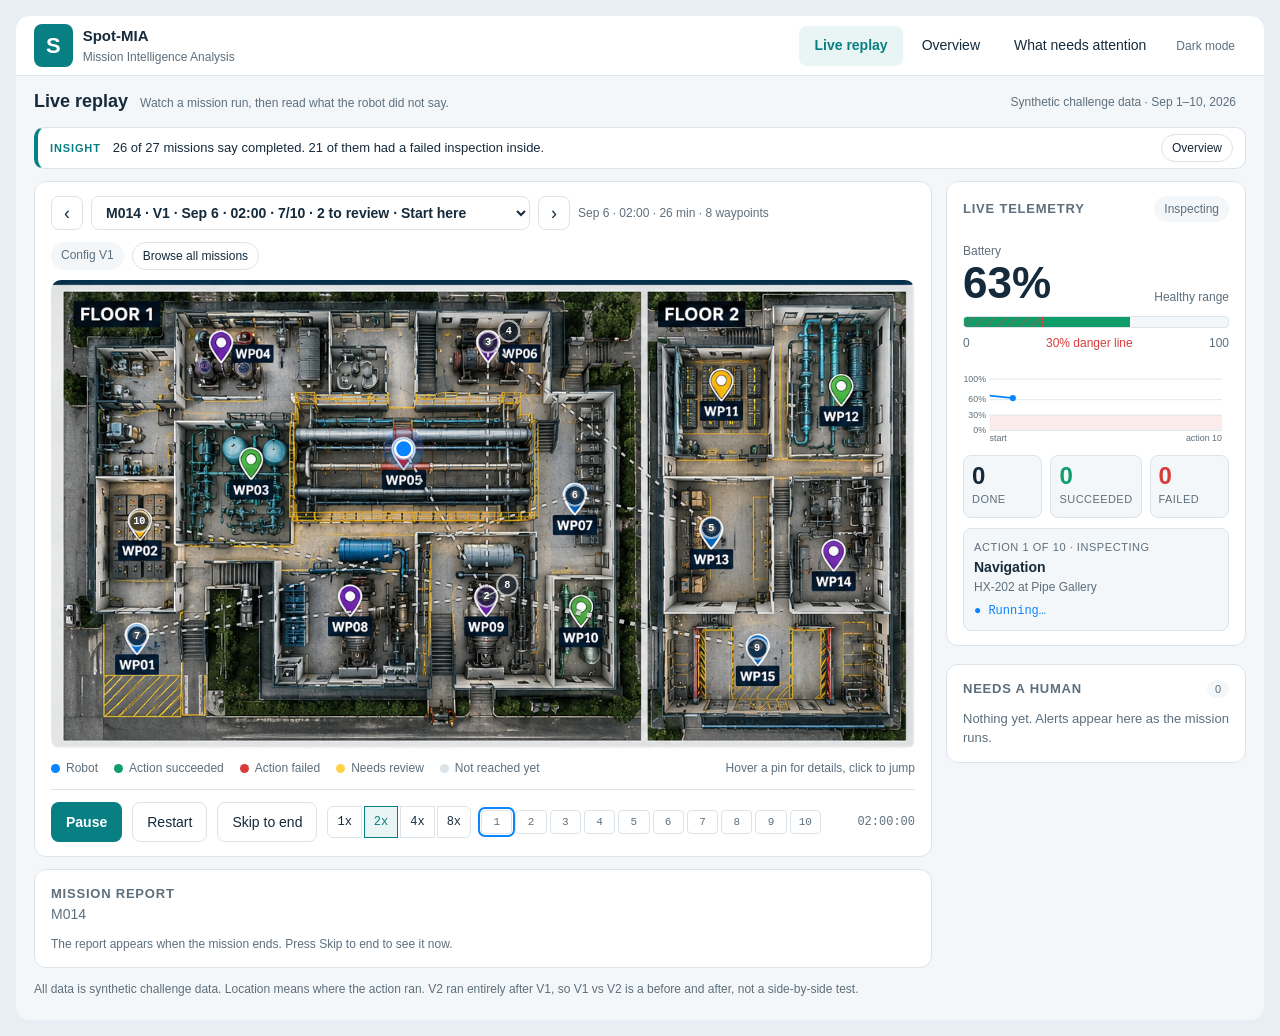
<file: spot-mia-dashboard/index.html>
<!doctype html>
<html lang="en">
<head>
  <meta charset="utf-8">
  <meta name="viewport" content="width=device-width, initial-scale=1">
  <title>Spot-MIA — Mission Intelligence Analysis</title>
  <link rel="stylesheet" href="styles.css">
</head>
<body>
<div id="spot-click-through">
  <header class="sp-chrome">
    <div class="sp-brand">
      <span class="sp-logo">S</span>
      <div>
        <h3>Spot-MIA</h3>
        <p class="sp-small sp-muted">Mission Intelligence Analysis</p>
      </div>
    </div>
    <nav class="sp-nav" aria-label="Dashboard views">
      <button data-view="control" aria-pressed="true">Live replay</button>
      <button data-view="overview" aria-pressed="false">Overview</button>
      <button data-view="results" aria-pressed="false">What needs attention</button>
      <button id="sp-theme" class="sp-theme" aria-label="Toggle light or dark theme" title="Light / dark">Dark mode</button>
    </nav>
  </header>

  <main class="sp-main">
    <div class="sp-title">
      <div class="sp-title-l">
        <h1 id="sp-page-title">Live replay</h1>
        <span class="sp-muted sp-small" id="sp-page-sub">Watch a mission run, then read what the robot did not say.</span>
      </div>
      <span class="sp-badge">Synthetic challenge data · Sep 1–10, 2026</span>
    </div>

    <!-- ============ MISSION CONTROL ============ -->
    <section data-screen="control" class="sp-stack">
      <div class="sp-insight"><span class="sp-insight-k">Insight</span><span id="sp-live-line"></span><button data-view="overview" class="sp-mini">Overview</button></div>
      <div class="sp-control" id="sp-control">
        <aside class="sp-panel sp-queue-panel" hidden>
          <div class="sp-head"><h2>Missions</h2><span class="sp-badge" id="sp-queue-count"></span></div>
          <div class="sp-actions sp-filters" id="sp-queue-filters">
            <button data-qf="all" aria-pressed="true">All</button>
            <button data-qf="review" aria-pressed="false">Needs review</button>
            <button data-qf="V1" aria-pressed="false">V1</button>
            <button data-qf="V2" aria-pressed="false">V2</button>
          </div>
          <div class="sp-list sp-queue" id="sp-mission-list"></div>
        </aside>

        <div class="sp-stack sp-center">
          <section class="sp-panel">
            <div class="sp-head">
              <div class="sp-picker">
                <button id="sp-prev" aria-label="Previous mission">‹</button>
                <select id="sp-mission-select" aria-label="Choose a mission"></select>
                <button id="sp-next" aria-label="Next mission">›</button>
                <span class="sp-muted sp-small" id="sp-map-caption"></span>
              </div>
              <div class="sp-actions"><span class="sp-badge" id="sp-map-badge"></span><button class="sp-mini" id="sp-browse" aria-pressed="false">Browse all missions</button></div>
            </div>
            <div class="sp-floor-viewport">
              <img class="sp-floor-image" src="fictional_floor_plan.png" alt="Fictional industrial floor plan. Floor 1 contains WP01 through WP10; Floor 2 contains WP11 through WP15." width="1095" height="595">
              <svg class="sp-overlay" id="sp-overlay" viewBox="0 0 1095 595" aria-hidden="true"></svg>
            </div>
            <div class="sp-map-legend">
              <span><i class="sp-map-dot" data-state="robot"></i>Robot</span>
              <span><i class="sp-map-dot" data-state="visited"></i>Action succeeded</span>
              <span><i class="sp-map-dot" data-state="missed"></i>Action failed</span>
              <span><i class="sp-map-dot" data-state="review"></i>Needs review</span>
              <span><i class="sp-map-dot"></i>Not reached yet</span>
              <span class="sp-muted sp-hint">Hover a pin for details, click to jump</span>
            </div>
            <div class="sp-transport">
              <button class="sp-primary" id="sp-play">Play</button>
              <button id="sp-restart">Restart</button>
              <button id="sp-skip">Skip to end</button>
              <div class="sp-speed" id="sp-speed" role="group" aria-label="Playback speed"></div>
              <div class="sp-steps" id="sp-steps" aria-label="Actions in this mission"></div>
              <span class="sp-clock sp-small" id="sp-clock">--:--:--</span>
            </div>
          </section>

          <section class="sp-panel" id="sp-report-panel">
            <div class="sp-head"><div><h2>Mission report</h2><p class="sp-muted" id="sp-report-sub"></p></div></div>
            <div id="sp-report"></div>
          </section>
        </div>

        <aside class="sp-stack sp-rail">
          <section class="sp-panel sp-status">
            <div class="sp-head"><h2>Live telemetry</h2><span class="sp-badge" id="sp-tele-state">Ready</span></div>
            <div class="sp-batt">
              <div><p class="sp-small sp-muted">Battery</p><div class="sp-value" id="sp-bat">--%</div></div>
              <p class="sp-small" id="sp-bat-note"></p>
            </div>
            <div class="sp-gauge" aria-hidden="true"><div class="sp-gauge-fill" id="sp-gauge-fill"></div><div class="sp-gauge-zone"></div></div>
            <div class="sp-gauge-l sp-small sp-muted"><span>0</span><span class="sp-danger">30% danger line</span><span>100</span></div>
            <svg class="sp-spark" id="sp-spark" viewBox="0 0 300 82" aria-label="Battery over this mission"></svg>
            <div class="sp-ministats">
              <div><b id="sp-st-done">0</b><span>Done</span></div>
              <div><b id="sp-st-ok" class="sp-ok">0</b><span>Succeeded</span></div>
              <div><b id="sp-st-bad" class="sp-bad">0</b><span>Failed</span></div>
            </div>
            <div class="sp-now" id="sp-now"></div>
          </section>
          <section class="sp-panel">
            <div class="sp-head"><h2>Needs a human</h2><span class="sp-alertn zero" id="sp-alert-n">0</span></div>
            <div class="sp-alerts" id="sp-alerts" aria-live="polite"></div>
          </section>
        </aside>
      </div>
    </section>

    <!-- ============ OVERVIEW ============ -->
    <section data-screen="overview" hidden class="sp-stack">
      <div class="sp-kpis" id="sp-kpis"></div>

      <section class="sp-panel">
        <div class="sp-head">
          <div><h2>All 27 missions, in order</h2><p class="sp-muted sp-small">Height = actions succeeded of 10 · red mark = needs review · click to replay</p></div>
          <div class="sp-legend"><span><i style="background:var(--sp-v1)"></i>V1</span><span><i style="background:var(--sp-v2)"></i>V2</span><span><i style="background:var(--sp-bad)"></i>Needs review</span></div>
        </div>
        <div class="sp-timeline-wrap"><svg class="sp-chart sp-timeline" id="sp-timeline" viewBox="0 0 1200 190" role="img" aria-label="Timeline of all missions"></svg></div>
      </section>

      <div class="sp-trends">
        <section class="sp-panel"><div class="sp-head"><h2>1 · The battery cliff</h2></div><p class="sp-muted sp-small" id="ch-cliff-sub">Action success rate by battery at time of action</p><svg class="sp-chart" id="ch-cliff" viewBox="0 0 520 270"></svg></section>
        <section class="sp-panel"><div class="sp-head"><h2>2 · Low battery breaks sensors, not walking</h2><button class="sp-mini" id="sp-heat-toggle" aria-pressed="false">Show by failure type</button></div><p class="sp-muted sp-small">Failures per 100 actions, by band</p><div class="sp-table-wrap"><table class="sp-heat" id="sp-heat"></table></div></section>
        <section class="sp-panel"><div class="sp-head"><h2>3 · Did V2 fix it? Not at the same battery</h2></div><p class="sp-muted sp-small">Action success rate, V1 vs V2, at matched battery</p><div class="sp-legend"><span><i style="background:var(--sp-v1)"></i>V1</span><span><i style="background:var(--sp-v2)"></i>V2</span></div><svg class="sp-chart" id="ch-vs" viewBox="0 0 520 250"></svg></section>
        <section class="sp-panel"><div class="sp-head"><h2>4 · What V2 did change: it keeps the robot charged</h2></div><p class="sp-muted sp-small">Battery start → end, one line per mission</p><div class="sp-legend"><span><i style="background:var(--sp-v1)"></i>V1 missions</span><span><i style="background:var(--sp-v2)"></i>V2 missions</span></div><svg class="sp-chart" id="ch-drain" viewBox="0 0 520 270"></svg></section>
        <section class="sp-panel"><div class="sp-head"><h2>5 · Where Spot stumbles</h2></div><p class="sp-muted sp-small">Action failure rate by waypoint</p><svg class="sp-chart" id="ch-loc" viewBox="0 0 520 330"></svg></section>
        <section class="sp-panel"><div class="sp-head"><h2>6 · Least reliable actions</h2></div><svg class="sp-chart" id="ch-type" viewBox="0 0 520 210"></svg></section>
      </div>
    </section>

    <!-- ============ RESULTS ============ -->
    <section data-screen="results" hidden class="sp-stack">
      <div class="sp-rfilters" id="sp-result-filters"></div>
      <section class="sp-panel">
        <div class="sp-head">
          <div><h2 id="sp-results-title">Needs review</h2> <span class="sp-muted sp-small" id="sp-results-scope">All 27 missions</span></div>
          <div class="sp-actions">
            <input type="search" id="sp-result-search" class="sp-search" placeholder="Filter by asset or place" aria-label="Filter by asset or place">
            <button id="sp-all-results" class="sp-mini" hidden>Show all missions</button>
          </div>
        </div>
        <div id="sp-result-content" aria-live="polite"></div>
      </section>
    </section>

    <footer class="sp-footer">All data is synthetic challenge data. Location means where the action ran. V2 ran entirely after V1, so V1 vs V2 is a before and after, not a side-by-side test.</footer>
  </main>
  <script src="sample-data.js"></script>
  <script src="app.js"></script>
</div>
</body>
</html>
</file>
<file: spot-mia-dashboard/styles.css>
/* Spot-MIA dashboard styles. Light/dark follows the system. Change colors in the :root block below. */
:root { color-scheme: light dark; }
body { margin: 0; padding: 16px; background: light-dark(#e8eef3, #09141c); }
#spot-click-through { max-width: 1360px; margin: 0 auto; }
@media (max-width: 680px) { body { padding: 0; } }

#spot-click-through {
  --sp-bg: light-dark(#f4f7fa, #101d28);
  --sp-panel: light-dark(#ffffff, #192b39);
  --sp-ink: light-dark(#152a3b, #e9f1f5);
  --sp-muted: light-dark(#5d6f7d, #afc0cd);
  --sp-line: light-dark(#dce4ea, #354956);
  --sp-teal: light-dark(#087f83, #61d2ce);
  --sp-soft: light-dark(#e9f5f4, #1b4146);
  --sp-amber: light-dark(#8a5800, #ffd28a);
  --sp-warn: light-dark(#fff4d8, #483a23);
  --sp-ok: light-dark(#0f9d6a, #4fd59f);
  --sp-ok-soft: light-dark(#e3f6ee, #173c30);
  --sp-bad: light-dark(#d93b3b, #ff7b7b);
  --sp-bad-soft: light-dark(#fdecec, #4a2224);
  --sp-robot: light-dark(#0a84ff, #5ab8ff);
  --sp-v1: light-dark(#2a78d6, #5b9bf0);
  --sp-v2: light-dark(#e2702c, #f08a4b);
  background: var(--sp-bg); color: var(--sp-ink);
  font: 14px/1.5 -apple-system, "Segoe UI", Roboto, Arial, sans-serif;
  border-radius: 14px; overflow: hidden;
}
#spot-click-through * { box-sizing: border-box; }
#spot-click-through [hidden] { display: none !important; }
#spot-click-through h1, #spot-click-through h2, #spot-click-through h3, #spot-click-through p { margin: 0; }
#spot-click-through h1 { font-size: 18px; font-weight: 600; }
#spot-click-through h2 { font-size: 13px; font-weight: 600; text-transform: uppercase; letter-spacing: .06em; color: var(--sp-muted); }
#spot-click-through h3 { font-size: 15px; font-weight: 600; }
#spot-click-through button, #spot-click-through select { font: inherit; color: inherit; }
#spot-click-through button { min-height: 40px; border: 1px solid var(--sp-line); background: var(--sp-panel); border-radius: 8px; padding: 8px 14px; cursor: pointer; }
#spot-click-through button:hover { background: var(--sp-soft); }
#spot-click-through button:focus-visible { outline: 2px solid var(--sp-teal); outline-offset: 2px; }
#spot-click-through .sp-primary { background: var(--sp-teal); color: light-dark(#fff, #10272b); border-color: transparent; font-weight: 600; }
#spot-click-through .sp-primary:hover { background: var(--sp-teal); opacity: .9; }
#spot-click-through .sp-muted { color: var(--sp-muted); }
#spot-click-through .sp-small { font-size: 12px; }
#spot-click-through .sp-ok { color: var(--sp-ok); }
#spot-click-through .sp-bad { color: var(--sp-bad); }
#spot-click-through .sp-danger { color: var(--sp-bad); }
#spot-click-through .sp-mono { font-family: ui-monospace, SFMono-Regular, Menlo, monospace; }
#spot-click-through .sp-num { font-variant-numeric: tabular-nums; }

/* Chrome */
#spot-click-through .sp-chrome { padding: 8px 18px; background: var(--sp-panel); border-bottom: 1px solid var(--sp-line); display: flex; align-items: center; justify-content: space-between; gap: 16px; flex-wrap: wrap; }
#spot-click-through .sp-brand { display: flex; align-items: center; gap: 10px; }
#spot-click-through .sp-logo { background: var(--sp-teal); color: light-dark(#fff, #10272b); border-radius: 8px; padding: 5px 12px; font-size: 22px; font-weight: 700; }
#spot-click-through .sp-nav { display: flex; flex-wrap: wrap; gap: 4px; }
#spot-click-through .sp-nav button { border-color: transparent; background: transparent; }
#spot-click-through .sp-nav button[aria-pressed=true] { color: var(--sp-teal); background: var(--sp-soft); font-weight: 600; }
#spot-click-through .sp-main { padding: 12px 18px 22px; display: grid; gap: 12px; }
#spot-click-through .sp-title { display: flex; justify-content: space-between; align-items: center; gap: 12px; flex-wrap: wrap; }
#spot-click-through .sp-badge { display: inline-flex; padding: 4px 10px; border-radius: 20px; font-size: 12px; color: var(--sp-muted); background: var(--sp-bg); white-space: nowrap; }
#spot-click-through .sp-panel { padding: 14px 16px; background: var(--sp-panel); border: 1px solid var(--sp-line); border-radius: 12px; min-width: 0; }
#spot-click-through .sp-stack { display: grid; gap: 12px; align-content: start; }
#spot-click-through .sp-head { display: flex; justify-content: space-between; align-items: center; gap: 12px; margin-bottom: 10px; flex-wrap: wrap; }
#spot-click-through .sp-actions { display: flex; flex-wrap: wrap; gap: 8px; }
#spot-click-through .sp-footer { font-size: 12px; color: var(--sp-muted); }
#spot-click-through .sp-table-wrap { overflow-x: auto; }
#spot-click-through table { width: 100%; border-collapse: collapse; font-size: 13px; }
#spot-click-through th { text-align: left; font-weight: 600; color: var(--sp-muted); font-size: 11px; text-transform: uppercase; letter-spacing: .05em; }
#spot-click-through td, #spot-click-through th { padding: 9px 8px; border-bottom: 1px solid var(--sp-line); vertical-align: top; }
#spot-click-through td button { min-height: 32px; padding: 4px 10px; font-size: 12px; }

/* Overview */
#spot-click-through .sp-hero { border-left: 4px solid var(--sp-teal); }
#spot-click-through .sp-kicker { font-size: 11px; letter-spacing: .1em; text-transform: uppercase; color: var(--sp-teal); font-weight: 600; margin-bottom: 6px; }
#spot-click-through .sp-hero-h { font-size: clamp(20px, 2.6vw, 30px); line-height: 1.2; font-weight: 600; max-width: 30ch; text-wrap: balance; margin-bottom: 6px; }
#spot-click-through .sp-stats { display: grid; grid-template-columns: repeat(4, minmax(0, 1fr)); gap: 12px; }
#spot-click-through .sp-stat { text-align: left; padding: 14px; border: 1px solid var(--sp-line); border-radius: 10px; background: var(--sp-bg); display: grid; gap: 4px; align-content: start; min-height: 0; }
#spot-click-through .sp-stat:hover { border-color: var(--sp-teal); background: var(--sp-soft); }
#spot-click-through .sp-value { font-size: 32px; font-weight: 600; font-variant-numeric: tabular-nums; line-height: 1.05; }
#spot-click-through .sp-stat .sp-small { color: var(--sp-muted); }

/* Mission control layout */
#spot-click-through .sp-control { display: grid; grid-template-columns: minmax(0, 1fr) 300px; gap: 14px; align-items: start; }
#spot-click-through .sp-control.show-queue { grid-template-columns: 250px minmax(0, 1fr) 300px; }
@media (max-width: 1180px) { #spot-click-through .sp-control, #spot-click-through .sp-control.show-queue { grid-template-columns: minmax(0, 1fr); } #spot-click-through .sp-rail { grid-column: 1 / -1; grid-template-columns: repeat(2, minmax(0, 1fr)); } }
@media (max-width: 760px) { #spot-click-through .sp-control, #spot-click-through .sp-control.show-queue { grid-template-columns: minmax(0, 1fr); } #spot-click-through .sp-rail { grid-template-columns: 1fr; } #spot-click-through .sp-queue-panel { order: 3; } }
#spot-click-through .sp-queue-panel { padding: 14px; }
#spot-click-through .sp-filters button { min-height: 28px; padding: 2px 9px; font-size: 12px; border-radius: 999px; }
#spot-click-through .sp-filters { gap: 4px; }
#spot-click-through .sp-filters button[aria-pressed=true] { border-color: var(--sp-teal); color: var(--sp-teal); background: var(--sp-soft); }
#spot-click-through .sp-queue { max-height: 720px; overflow: auto; margin-top: 10px; gap: 6px; display: grid; }
#spot-click-through .sp-mission { text-align: left; display: grid; grid-template-columns: 1fr auto; gap: 2px 8px; align-items: center; width: 100%; padding: 8px 10px; border-left: 3px solid transparent; }
#spot-click-through .sp-mission[aria-current=true] { border-color: var(--sp-teal); background: var(--sp-soft); }
#spot-click-through .sp-mission .sp-strip { grid-column: 1 / -1; display: grid; grid-template-columns: repeat(10, 1fr); gap: 2px; margin-top: 4px; }
#spot-click-through .sp-strip i { height: 5px; border-radius: 2px; background: var(--sp-ok); }
#spot-click-through .sp-strip i.f { background: var(--sp-bad); }
#spot-click-through .sp-pill { font-size: 11px; border-radius: 4px; padding: 0 5px; border: 1px solid currentColor; font-family: ui-monospace, Menlo, monospace; }
#spot-click-through .sp-pill.v1 { color: var(--sp-v1); } #spot-click-through .sp-pill.v2 { color: var(--sp-v2); }
#spot-click-through .sp-alertn { font-size: 11px; font-weight: 600; border-radius: 999px; padding: 1px 8px; background: var(--sp-bad-soft); color: var(--sp-bad); }
#spot-click-through .sp-alertn.zero { background: var(--sp-bg); color: var(--sp-muted); font-weight: 400; }

/* Map */
#spot-click-through .sp-floor-viewport { position: relative; width: 100%; aspect-ratio: 1095 / 595; overflow: hidden; border-radius: 10px; background: var(--sp-bg); }
#spot-click-through .sp-floor-image { display: block; width: 100%; height: auto; }
#spot-click-through .sp-overlay { position: absolute; inset: 0; width: 100%; height: 100%; }
#spot-click-through .sp-overlay .route { fill: none; stroke: rgba(255,255,255,.75); stroke-width: 3; stroke-dasharray: 6 8; }
#spot-click-through .sp-overlay .route-shadow { fill: none; stroke: rgba(0,0,0,.45); stroke-width: 6; stroke-dasharray: 6 8; }
#spot-click-through .sp-overlay .trail { fill: none; stroke: #ffffff; stroke-width: 5; stroke-linecap: round; stroke-linejoin: round; opacity: .95; }
#spot-click-through .sp-overlay .trail-core { fill: none; stroke: var(--sp-robot); stroke-width: 3; stroke-linecap: round; stroke-linejoin: round; }
#spot-click-through .sp-overlay .stop circle { stroke: #fff; stroke-width: 2.5; }
#spot-click-through .sp-overlay .stop text { font: 600 13px ui-monospace, Menlo, monospace; fill: #fff; text-anchor: middle; dominant-baseline: central; }
#spot-click-through .sp-overlay .stop.pending circle { fill: rgba(20,30,40,.75); stroke: rgba(255,255,255,.6); }
#spot-click-through .sp-overlay .stop.ok circle { fill: #0f9d6a; }
#spot-click-through .sp-overlay .stop.bad circle { fill: #d93b3b; }
#spot-click-through .sp-overlay .stop.review circle { stroke: #ffd24a; stroke-width: 4; }
#spot-click-through .sp-overlay .ping { fill: none; stroke: #ff6b6b; stroke-width: 3; opacity: 0; }
#spot-click-through .sp-overlay .robot-halo { fill: var(--sp-robot); opacity: .25; }
#spot-click-through .sp-overlay .robot { fill: var(--sp-robot); stroke: #fff; stroke-width: 3; }
@media (prefers-reduced-motion: no-preference) {
  #spot-click-through .sp-overlay .ping.go { animation: sp-ping 1.2s ease-out 2; }
  #spot-click-through .sp-overlay .robot-halo { animation: sp-halo 1.6s ease-in-out infinite; }
  #spot-click-through .sp-alert.new { animation: sp-slide .35s ease-out; }
}
@keyframes sp-ping { 0% { opacity: .9; r: 14; } 100% { opacity: 0; r: 44; } }
@keyframes sp-halo { 0%, 100% { opacity: .15; } 50% { opacity: .38; } }
@keyframes sp-slide { from { transform: translateY(-6px); opacity: 0; } to { transform: none; opacity: 1; } }
#spot-click-through .sp-map-legend { display: flex; flex-wrap: wrap; gap: 8px 16px; font-size: 12px; color: var(--sp-muted); margin-top: 10px; }
#spot-click-through .sp-map-legend span { display: inline-flex; align-items: center; gap: 6px; }
#spot-click-through .sp-map-dot { width: 9px; height: 9px; border-radius: 50%; background: var(--sp-line); display: inline-block; }
#spot-click-through .sp-map-dot[data-state=visited] { background: var(--sp-ok); }
#spot-click-through .sp-map-dot[data-state=missed] { background: var(--sp-bad); }
#spot-click-through .sp-map-dot[data-state=review] { background: #ffd24a; }
#spot-click-through .sp-map-dot[data-state=robot] { background: var(--sp-robot); }

/* Transport */
#spot-click-through .sp-transport { display: flex; align-items: center; gap: 10px; flex-wrap: wrap; margin-top: 12px; padding-top: 12px; border-top: 1px solid var(--sp-line); }
#spot-click-through .sp-speed { display: flex; gap: 2px; }
#spot-click-through .sp-speed button { min-height: 32px; padding: 2px 9px; font-size: 12px; border-radius: 0; font-family: ui-monospace, Menlo, monospace; }
#spot-click-through .sp-speed button:first-child { border-radius: 6px 0 0 6px; } #spot-click-through .sp-speed button:last-child { border-radius: 0 6px 6px 0; }
#spot-click-through .sp-speed button[aria-pressed=true] { background: var(--sp-soft); color: var(--sp-teal); border-color: var(--sp-teal); }
#spot-click-through .sp-steps { display: grid; grid-template-columns: repeat(10, minmax(0, 1fr)); gap: 3px; flex: 1; min-width: 220px; }
#spot-click-through .sp-steps button { min-height: 24px; height: 24px; padding: 0; font-size: 11px; border-radius: 4px; color: var(--sp-muted); font-family: ui-monospace, Menlo, monospace; }
#spot-click-through .sp-steps button.ok { background: var(--sp-ok-soft); border-color: var(--sp-ok); color: var(--sp-ok); }
#spot-click-through .sp-steps button.bad { background: var(--sp-bad-soft); border-color: var(--sp-bad); color: var(--sp-bad); }
#spot-click-through .sp-steps button.cur { outline: 2px solid var(--sp-robot); outline-offset: 1px; }
#spot-click-through .sp-clock { font-family: ui-monospace, Menlo, monospace; color: var(--sp-muted); min-width: 7em; text-align: right; }

/* Telemetry rail */
#spot-click-through .sp-rail { display: grid; gap: 18px; }
#spot-click-through .sp-status { display: grid; gap: 10px; }
#spot-click-through .sp-batt { display: flex; align-items: flex-end; justify-content: space-between; gap: 8px; }
#spot-click-through .sp-batt .sp-value { font-size: 44px; }
#spot-click-through .sp-batt .sp-value.low { color: var(--sp-bad); }
#spot-click-through .sp-gauge { position: relative; height: 12px; border-radius: 4px; background: var(--sp-bg); border: 1px solid var(--sp-line); overflow: hidden; }
#spot-click-through .sp-gauge-fill { position: absolute; inset: 0 auto 0 0; background: var(--sp-ok); transition: width .25s linear, background .3s; }
#spot-click-through .sp-gauge-zone { position: absolute; inset: 0 auto 0 0; width: 30%; background: repeating-linear-gradient(135deg, transparent 0 5px, rgba(217,59,59,.22) 5px 8px); border-right: 1px dashed var(--sp-bad); }
#spot-click-through .sp-gauge-l { display: flex; justify-content: space-between; margin-top: -4px; }
#spot-click-through .sp-ministats { display: grid; grid-template-columns: repeat(3, 1fr); gap: 8px; }
#spot-click-through .sp-ministats div { background: var(--sp-bg); border: 1px solid var(--sp-line); border-radius: 8px; padding: 8px; }
#spot-click-through .sp-ministats b { display: block; font-size: 24px; line-height: 1; font-variant-numeric: tabular-nums; }
#spot-click-through .sp-ministats span { font-size: 11px; color: var(--sp-muted); text-transform: uppercase; letter-spacing: .04em; }
#spot-click-through .sp-now { border: 1px solid var(--sp-line); border-radius: 8px; padding: 10px; background: var(--sp-bg); }
#spot-click-through .sp-now .k { font-size: 11px; color: var(--sp-muted); text-transform: uppercase; letter-spacing: .05em; }
#spot-click-through .sp-now .t { font-weight: 600; margin-top: 2px; }
#spot-click-through .sp-now .r { margin-top: 6px; font-size: 12px; font-family: ui-monospace, Menlo, monospace; }
#spot-click-through .sp-alerts { display: grid; gap: 8px; max-height: 440px; overflow: auto; }
#spot-click-through .sp-alert { border: 1px solid var(--sp-line); border-left: 4px solid var(--sp-amber); border-radius: 8px; padding: 8px 10px; background: var(--sp-bg); }
#spot-click-through .sp-alert.crit, #spot-click-through .sp-alert.fail { border-left-color: var(--sp-bad); }
#spot-click-through .sp-alert.read { border-left-color: var(--sp-robot); }
#spot-click-through .sp-alert.low { border-left-color: var(--sp-line); }
#spot-click-through .sp-alert .top { display: flex; justify-content: space-between; font-size: 11px; color: var(--sp-muted); font-family: ui-monospace, Menlo, monospace; }
#spot-click-through .sp-alert .t { font-weight: 600; margin-top: 2px; }
#spot-click-through .sp-alert .s { color: var(--sp-muted); font-size: 13px; }
#spot-click-through .sp-tag { display: inline-block; font-size: 11px; border-radius: 4px; padding: 0 6px; margin: 5px 4px 0 0; font-weight: 600; }
#spot-click-through .sp-tag.rev { background: var(--sp-bad-soft); color: var(--sp-bad); }
#spot-click-through .sp-tag.hid { background: var(--sp-warn); color: var(--sp-amber); }
#spot-click-through .sp-empty { color: var(--sp-muted); font-size: 13px; }

/* Report */
#spot-click-through .sp-rep-head { display: flex; flex-wrap: wrap; gap: 10px 28px; align-items: center; }
#spot-click-through .sp-rep-head .hl { font-size: 36px; font-weight: 600; line-height: 1; font-variant-numeric: tabular-nums; }
#spot-click-through .sp-rep-head .hl small { font-size: 18px; color: var(--sp-muted); font-weight: 500; }
#spot-click-through .sp-stamp { font-size: 15px; letter-spacing: .1em; border: 2px solid currentColor; border-radius: 4px; padding: 0 8px; transform: rotate(-3deg); display: inline-block; font-weight: 700; }
#spot-click-through .sp-stamp.ok { color: var(--sp-ok); } #spot-click-through .sp-stamp.bad { color: var(--sp-bad); }
#spot-click-through .sp-rep-meta { display: flex; gap: 18px; flex-wrap: wrap; color: var(--sp-muted); font-size: 13px; }
#spot-click-through .sp-rep-meta b { color: var(--sp-ink); font-weight: 600; }
#spot-click-through .sp-irony { font-size: 13px; color: var(--sp-amber); margin-top: 6px; font-weight: 600; }
#spot-click-through .sp-brief { margin-top: 14px; border: 1px solid var(--sp-line); border-left: 4px solid var(--sp-teal); border-radius: 10px; padding: 14px 16px; background: var(--sp-bg); max-width: 80ch; }
#spot-click-through .sp-brief p { font-size: 15px; line-height: 1.6; }
#spot-click-through .sp-next { margin-top: 12px; padding-top: 10px; border-top: 1px solid var(--sp-line); font-weight: 600; font-size: 15px; }
#spot-click-through .sp-next span { color: var(--sp-teal); letter-spacing: .06em; text-transform: uppercase; font-size: 12px; margin-right: 8px; }
#spot-click-through .sp-prov { margin-top: 10px; font-size: 12px; color: var(--sp-muted); display: flex; gap: 10px; flex-wrap: wrap; }
#spot-click-through .sp-prov .ai { color: var(--sp-ok); font-weight: 600; } #spot-click-through .sp-prov .tp { color: var(--sp-amber); font-weight: 600; }
#spot-click-through details.sp-honest { margin-top: 10px; font-size: 13px; }
#spot-click-through details.sp-honest summary { cursor: pointer; color: var(--sp-teal); font-weight: 600; }
#spot-click-through details.sp-honest ul { margin: 8px 0 0; padding-left: 18px; color: var(--sp-muted); }
#spot-click-through details.sp-honest li { margin-bottom: 6px; }
#spot-click-through details.sp-honest q { color: var(--sp-ink); }
#spot-click-through .sp-sev { font-family: ui-monospace, Menlo, monospace; font-size: 12px; font-weight: 600; }
#spot-click-through .sp-sev.c, #spot-click-through .sp-sev.h, #spot-click-through .sp-sev.f { color: var(--sp-bad); }
#spot-click-through .sp-sev.m { color: var(--sp-amber); } #spot-click-through .sp-sev.l { color: var(--sp-muted); } #spot-click-through .sp-sev.r { color: var(--sp-robot); }
#spot-click-through .sp-sect { font-size: 11px; letter-spacing: .1em; text-transform: uppercase; color: var(--sp-muted); margin: 18px 0 4px; font-weight: 600; }

/* Trends */
#spot-click-through .sp-trends { display: grid; grid-template-columns: repeat(auto-fit, minmax(min(100%, 400px), 1fr)); gap: 12px; }
#spot-click-through .sp-chart { display: block; width: 100%; height: auto; margin-top: 8px; }
#spot-click-through .sp-chart text { fill: var(--sp-muted); font-size: 12px; }
#spot-click-through .sp-chart .lbl { fill: var(--sp-ink); font-weight: 600; }
#spot-click-through .sp-chart .grid-l { stroke: var(--sp-line); }
#spot-click-through .sp-legend { display: flex; gap: 14px; font-size: 12px; color: var(--sp-muted); margin-top: 6px; }
#spot-click-through .sp-legend i { display: inline-block; width: 10px; height: 10px; border-radius: 2px; margin-right: 6px; vertical-align: -1px; }
#spot-click-through .sp-heat { margin-top: 8px; }
#spot-click-through .sp-heat td, #spot-click-through .sp-heat th { text-align: center; }
#spot-click-through .sp-heat td:first-child, #spot-click-through .sp-heat th:first-child { text-align: left; }
#spot-click-through .sp-tip { position: absolute; pointer-events: none; background: var(--sp-panel); border: 1px solid var(--sp-line); border-radius: 6px; padding: 6px 9px; font-size: 12px; white-space: nowrap; z-index: 5; box-shadow: 0 4px 16px rgba(0,0,0,.18); }
#spot-click-through .sp-tip .k { color: var(--sp-muted); }

@media (max-width: 680px) {
  #spot-click-through .sp-main { padding: 16px; } #spot-click-through .sp-chrome { padding: 14px 16px; }
  #spot-click-through .sp-stats { grid-template-columns: repeat(2, minmax(0, 1fr)); }
  #spot-click-through .sp-value { font-size: 26px; }
  #spot-click-through .sp-nav { width: 100%; } #spot-click-through .sp-nav button { padding: 6px 9px; font-size: 13px; }
  #spot-click-through .sp-panel { padding: 14px; }
}

/* ---- added: theme toggle, timeline, sparkline, queue extras, clickable alerts, flash, headline chart ---- */
#spot-click-through .sp-theme { min-height: 36px; padding: 4px 10px; font-size: 12px; border-color: var(--sp-line); background: transparent; color: var(--sp-muted); border-radius: 999px; }
#spot-click-through .sp-theme:hover { color: var(--sp-teal); }
#spot-click-through .sp-timeline-wrap { overflow-x: auto; }
#spot-click-through .sp-timeline { min-width: 640px; }
#spot-click-through .sp-timeline rect.bar { cursor: pointer; }
#spot-click-through .sp-timeline rect.bar:hover { opacity: .75; }
#spot-click-through .sp-spark { display: block; width: 100%; height: auto; margin-top: 10px; }
#spot-click-through .sp-spark text { fill: var(--sp-muted); font-size: 10px; }
#spot-click-through .sp-divider { display: flex; align-items: center; gap: 8px; font-size: 11px; color: var(--sp-v2); text-transform: uppercase; letter-spacing: .05em; font-weight: 600; margin: 4px 0; }
#spot-click-through .sp-divider::before, #spot-click-through .sp-divider::after { content: ""; flex: 1; height: 1px; background: var(--sp-v2); opacity: .5; }
#spot-click-through .sp-tag.start { background: var(--sp-soft); color: var(--sp-teal); }
#spot-click-through .sp-alert { cursor: pointer; }
#spot-click-through .sp-alert:hover { border-color: var(--sp-teal); }
#spot-click-through .sp-overlay .stop { cursor: pointer; pointer-events: all; }
#spot-click-through .sp-overlay .stop:hover circle:not(.ping) { stroke-width: 3; }
#spot-click-through .sp-flash { animation: sp-flash 1.2s ease-out 1; }
@keyframes sp-flash { 0% { box-shadow: 0 0 0 0 var(--sp-teal); } 100% { box-shadow: 0 0 0 14px transparent; } }
#spot-click-through .sp-mini { min-height: 28px; padding: 2px 10px; font-size: 12px; border-radius: 999px; }
#spot-click-through .sp-mini[aria-pressed=true] { border-color: var(--sp-teal); color: var(--sp-teal); background: var(--sp-soft); }
#spot-click-through .sp-ctx { font-size: 13px; color: var(--sp-muted); margin-top: 8px; }
#spot-click-through .sp-ctx b { color: var(--sp-ink); }
#spot-click-through .sp-rejected { margin-top: 10px; padding: 10px 12px; border: 1px dashed var(--sp-bad); border-radius: 8px; background: var(--sp-bad-soft); font-size: 13px; }
#spot-click-through .sp-rejected q { font-style: italic; }
#spot-click-through .sp-rejected .w { color: var(--sp-bad); font-weight: 600; font-size: 11px; text-transform: uppercase; letter-spacing: .05em; display: block; margin-bottom: 4px; }
#spot-click-through .sp-rep-tools { display: flex; gap: 8px; margin-top: 12px; }
#spot-click-through .sp-heat td.rate { font-weight: 600; }
#spot-click-through .sp-heat .grp { font-weight: 600; }
@media (prefers-reduced-motion: reduce) { #spot-click-through .sp-flash { animation: none; } }

#spot-click-through .sp-hero-live { display: flex; justify-content: space-between; align-items: center; gap: 18px; flex-wrap: wrap; }
#spot-click-through .sp-hero-live .sp-hero-h { font-size: clamp(20px, 2.4vw, 28px); margin-bottom: 4px; }
#spot-click-through .sp-hero-live .sp-actions { flex-shrink: 0; }
#spot-click-through .sp-autoplay { font-size: 12px; color: var(--sp-muted); }

/* ---- dashboard density pass ---- */
#spot-click-through .sp-title-l { display: flex; align-items: baseline; gap: 12px; flex-wrap: wrap; }
#spot-click-through .sp-statusbar { display: flex; gap: 14px; flex-wrap: wrap; font-size: 11px; color: var(--sp-muted); }
#spot-click-through .sp-statusbar b { color: var(--sp-ink); font-weight: 600; }
#spot-click-through .sp-statusbar .dot { display: inline-block; width: 7px; height: 7px; border-radius: 50%; background: var(--sp-ok); margin-right: 5px; vertical-align: middle; }
#spot-click-through .sp-kpis { display: grid; grid-template-columns: repeat(4, minmax(0, 1fr)); gap: 10px; }
#spot-click-through .sp-kpi { text-align: left; padding: 10px 12px; border: 1px solid var(--sp-line); border-radius: 10px; background: var(--sp-panel); display: grid; gap: 2px; min-height: 0; border-top: 3px solid var(--sp-line); }
#spot-click-through .sp-kpi.ok { border-top-color: var(--sp-ok); } #spot-click-through .sp-kpi.bad { border-top-color: var(--sp-bad); } #spot-click-through .sp-kpi.warn { border-top-color: #e0962e; } #spot-click-through .sp-kpi.v2 { border-top-color: var(--sp-v2); }
#spot-click-through .sp-kpi .l { font-size: 11px; text-transform: uppercase; letter-spacing: .06em; color: var(--sp-muted); font-weight: 600; }
#spot-click-through .sp-kpi .v { font-size: 24px; font-weight: 600; font-variant-numeric: tabular-nums; line-height: 1.1; font-family: ui-monospace, SFMono-Regular, Menlo, monospace; }
#spot-click-through .sp-kpi .v small { font-size: 13px; color: var(--sp-muted); font-weight: 500; }
#spot-click-through .sp-kpi .s { font-size: 11px; color: var(--sp-muted); }
#spot-click-through .sp-kpi .d { font-size: 11px; font-weight: 600; } #spot-click-through .sp-kpi .d.up { color: var(--sp-ok); } #spot-click-through .sp-kpi .d.down { color: var(--sp-bad); }
#spot-click-through .sp-insight { display: flex; align-items: center; gap: 12px; padding: 8px 14px; border: 1px solid var(--sp-line); border-left: 4px solid var(--sp-teal); border-radius: 10px; background: var(--sp-panel); font-size: 14px; font-weight: 500; flex-wrap: wrap; }
#spot-click-through .sp-insight-k { font-size: 11px; text-transform: uppercase; letter-spacing: .08em; color: var(--sp-teal); font-weight: 700; }
#spot-click-through .sp-insight .sp-mini { margin-left: auto; }
#spot-click-through .sp-value { font-size: 28px; }
#spot-click-through .sp-stat { padding: 12px; }
@media (max-width: 1100px) { #spot-click-through .sp-kpis { grid-template-columns: repeat(2, minmax(0, 1fr)); } }
@media (max-width: 560px) { #spot-click-through .sp-kpis { grid-template-columns: repeat(2, minmax(0, 1fr)); } #spot-click-through .sp-kpi .v { font-size: 20px; } }

/* ---- simplify ---- */
#spot-click-through .sp-hint { margin-left: auto; }
#spot-click-through .sp-queue .sp-mission { padding: 8px 10px; }
#spot-click-through .sp-mission .sp-strip { margin-top: 4px; }
#spot-click-through .sp-queue { max-height: 640px; }

/* ---- mission picker ---- */
#spot-click-through .sp-picker { display: flex; align-items: center; gap: 8px; flex-wrap: wrap; }
#spot-click-through .sp-picker button { min-height: 34px; padding: 4px 12px; font-size: 18px; line-height: 1; }
#spot-click-through .sp-picker select { min-height: 34px; border: 1px solid var(--sp-line); border-radius: 8px; background: var(--sp-panel); color: var(--sp-ink); padding: 4px 10px; font: inherit; font-weight: 600; max-width: 100%; }
#spot-click-through .sp-insight { font-size: 13px; padding: 6px 12px; }

/* ---- attention tab ---- */
#spot-click-through .sp-rfilters { display: grid; grid-template-columns: repeat(5, minmax(0, 1fr)); gap: 10px; }
#spot-click-through .sp-rfilter { text-align: left; padding: 10px 12px; border-radius: 10px; display: grid; gap: 2px; border-top: 3px solid var(--sp-line); min-height: 0; }
#spot-click-through .sp-rfilter .n { font-size: 24px; font-weight: 600; font-family: ui-monospace, SFMono-Regular, Menlo, monospace; line-height: 1.1; }
#spot-click-through .sp-rfilter .l { font-size: 12px; font-weight: 600; }
#spot-click-through .sp-rfilter .s { font-size: 11px; color: var(--sp-muted); }
#spot-click-through .sp-rfilter[aria-pressed=true] { border-color: var(--sp-teal); background: var(--sp-soft); }
#spot-click-through .sp-rfilter.bad { border-top-color: var(--sp-bad); } #spot-click-through .sp-rfilter.warn { border-top-color: #e0962e; } #spot-click-through .sp-rfilter.info { border-top-color: var(--sp-robot); } #spot-click-through .sp-rfilter.teal { border-top-color: var(--sp-teal); }
#spot-click-through .sp-search { min-height: 34px; border: 1px solid var(--sp-line); border-radius: 8px; background: var(--sp-panel); color: var(--sp-ink); padding: 4px 10px; font: inherit; font-size: 13px; width: 220px; max-width: 100%; }
#spot-click-through .sp-rcards { display: grid; grid-template-columns: repeat(auto-fill, minmax(min(100%, 340px), 1fr)); gap: 10px; }
#spot-click-through .sp-rcard { border: 1px solid var(--sp-line); border-radius: 10px; background: var(--sp-bg); padding: 10px 12px; display: grid; gap: 6px; align-content: start; }
#spot-click-through .sp-rcard.crit { border-left: 4px solid var(--sp-bad); }
#spot-click-through .sp-rcard .hd { display: flex; align-items: center; gap: 8px; flex-wrap: wrap; }
#spot-click-through .sp-rcard .hd .sp-mono { font-weight: 600; }
#spot-click-through .sp-rcard .hd .sp-mini { margin-left: auto; }
#spot-click-through .sp-ritem { display: grid; grid-template-columns: 64px minmax(0, 1fr) auto; gap: 8px; align-items: start; padding: 6px 0; border-top: 1px solid var(--sp-line); font-size: 13px; }
#spot-click-through .sp-ritem .w { font-weight: 500; }
#spot-click-through .sp-ritem .m { color: var(--sp-muted); font-size: 12px; }
#spot-click-through .sp-ritem .t { font-family: ui-monospace, Menlo, monospace; font-size: 11px; color: var(--sp-muted); }
#spot-click-through .sp-ritem button { min-height: 26px; padding: 2px 8px; font-size: 11px; border-radius: 6px; }
#spot-click-through .sp-rsect { font-size: 11px; text-transform: uppercase; letter-spacing: .06em; color: var(--sp-muted); font-weight: 600; margin: 14px 0 8px; }
#spot-click-through .sp-rsect:first-child { margin-top: 0; }
@media (max-width: 900px) { #spot-click-through .sp-rfilters { grid-template-columns: repeat(2, minmax(0, 1fr)); } }
</file>
